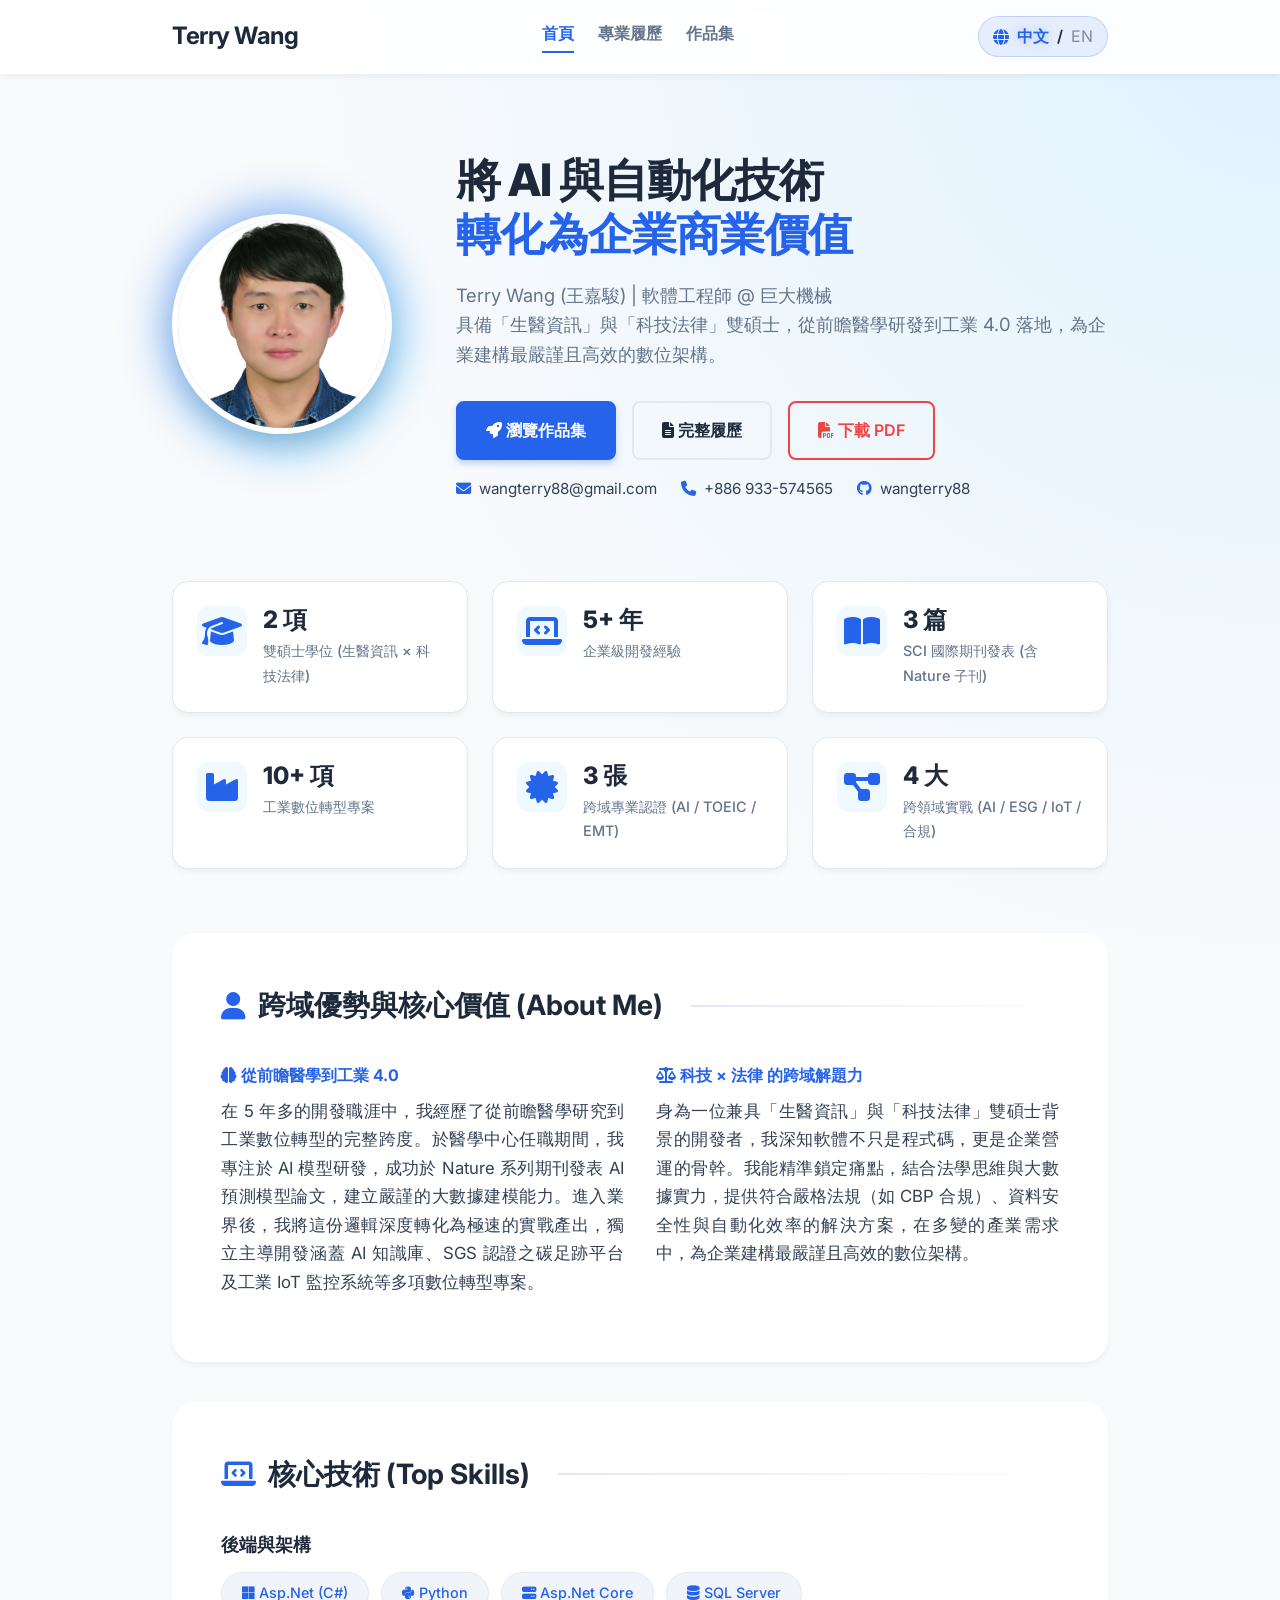
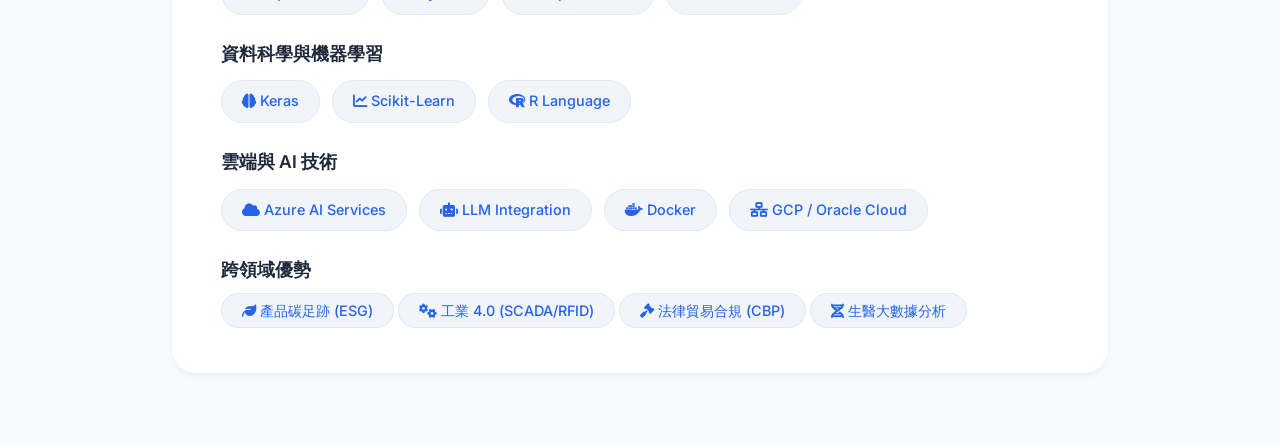
<file: index.html>
<!DOCTYPE html>
<html lang="zh-TW">
<head>
    <meta charset="UTF-8">
    <meta name="viewport" content="width=device-width, initial-scale=1.0">
    <meta name="description" content="Terry Wang (王嘉駿) - Home / Personal Brand. Software Engineer with dual Master's in Biomedical Informatics and Technology Law.">
    <title>Terry Wang - 首頁 / Home</title>
    
    <link rel="preconnect" href="https://fonts.googleapis.com">
    <link rel="preconnect" href="https://fonts.gstatic.com" crossorigin>
    <link href="https://fonts.googleapis.com/css2?family=Inter:wght@300;400;500;600;700;800&display=swap" rel="stylesheet">
    <link rel="stylesheet" href="https://cdnjs.cloudflare.com/ajax/libs/font-awesome/6.4.0/css/all.min.css">
    <link rel="stylesheet" href="style.css">
</head>
<body class="lang-zh">

<nav class="navbar">
    <div class="nav-container">
        <div class="nav-brand">Terry Wang</div>
        <div class="nav-links">
            <a href="index.html" class="nav-link"><span class="zh-text">首頁</span><span class="en-text">Home</span></a>
            <a href="resume.html" class="nav-link"><span class="zh-text">專業履歷</span><span class="en-text">Resume</span></a>
            <a href="portfolio.html" class="nav-link"><span class="zh-text">作品集</span><span class="en-text">Portfolio</span></a>
        </div>
        <div class="lang-toggle" onclick="toggleLanguage()">
            <i class="fas fa-globe"></i>
            <span id="btn-zh" class="active">中文</span>
            <span>/</span>
            <span id="btn-en" class="inactive">EN</span>
        </div>
    </div>
</nav>

<div class="container">
    <!-- ================== 1. Hero 區塊 ================== -->
    <div class="hero-section">
        <div class="hero-image-wrapper">
            <img src="./images/profile.jpg" alt="Terry Wang" onerror="this.src='https://ui-avatars.com/api/?name=Terry+Wang&size=220&background=0ea5e9&color=fff&bold=true'">
        </div>
        <div class="hero-content">
            <h1 class="hero-headline">
                <span class="zh-text">將 AI 與自動化技術<br><span style="color:var(--primary);">轉化為企業商業價值</span></span>
                <span class="en-text">Translating AI & Automation<br><span style="color:var(--primary);">into Business Value</span></span>
            </h1>
            <p class="hero-subheadline">
                <span class="zh-text">Terry Wang (王嘉駿) | 軟體工程師 @ 巨大機械<br>具備「生醫資訊」與「科技法律」雙碩士，從前瞻醫學研發到工業 4.0 落地，為企業建構最嚴謹且高效的數位架構。</span>
                <span class="en-text">Terry Wang | Software Engineer @ GIANT Group<br>Dual Master's in Bio-Informatics & Tech Law. Bridging advanced medical research and Industry 4.0 to build highly efficient digital architectures.</span>
            </p>
            <div class="hero-cta">
                <a href="portfolio.html" class="btn-primary">
                    <i class="fas fa-rocket"></i> <span class="zh-text">瀏覽作品集</span><span class="en-text">View Portfolio</span>
                </a>
                <a href="resume.html" class="btn-secondary">
                    <i class="fas fa-file-alt"></i> <span class="zh-text">完整履歷</span><span class="en-text">Read Resume</span>
                </a>
                <a href="./files/TerryWang-Resume.pdf" download target="_blank" class="btn-secondary" style="border-color: #ef4444; color: #ef4444 !important;">
                    <i class="fas fa-file-pdf"></i> <span class="zh-text">下載 PDF</span><span class="en-text">PDF</span>
                </a>
            </div>
            <div class="contact-info" style="color: var(--text-main); margin-top: 1rem;">
                <div><i class="fas fa-envelope" style="color:var(--primary);"></i> <a href="mailto:wangterry88@gmail.com" style="color:var(--text-main);">wangterry88@gmail.com</a></div>
                <div><i class="fas fa-phone" style="color:var(--primary);"></i> <span style="color:var(--text-main);">+886 933-574565</span></div>
                <div><i class="fab fa-github" style="color:var(--primary);"></i> <a href="https://github.com/wangterry88/" target="_blank" style="color:var(--text-main);">wangterry88</a></div>
            </div>
        </div>
    </div>

    <!-- ================== 2. 個人亮點數據 ================== -->
    <div class="highlights-grid">
        <div class="highlight-card">
            <div class="highlight-icon"><i class="fas fa-graduation-cap"></i></div>
            <div class="highlight-info">
                <h3><span class="zh-text">2 項</span><span class="en-text">Two</span></h3>
                <p><span class="zh-text">雙碩士學位 (生醫資訊 × 科技法律)</span><span class="en-text">Dual Master's Degrees</span></p>
            </div>
        </div>
        <div class="highlight-card">
            <div class="highlight-icon"><i class="fas fa-laptop-code"></i></div>
            <div class="highlight-info">
                <h3><span class="zh-text">5+ 年</span><span class="en-text">5+ Yrs</span></h3>
                <p><span class="zh-text">企業級開發經驗</span><span class="en-text">Development Experience</span></p>
            </div>
        </div>
        <div class="highlight-card">
            <div class="highlight-icon"><i class="fas fa-book-open"></i></div>
            <div class="highlight-info">
                <h3><span class="zh-text">3 篇</span><span class="en-text">Three</span></h3>
                <p><span class="zh-text">SCI 國際期刊發表 (含 Nature 子刊)</span><span class="en-text">SCI Journal Publications</span></p>
            </div>
        </div>
        <div class="highlight-card">
            <div class="highlight-icon"><i class="fas fa-industry"></i></div>
            <div class="highlight-info">
                <h3><span class="zh-text">10+ 項</span><span class="en-text">10+</span></h3>
                <p><span class="zh-text">工業數位轉型專案</span><span class="en-text">Enterprise DX Projects</span></p>
            </div>
        </div>
        <div class="highlight-card">
            <div class="highlight-icon"><i class="fas fa-certificate"></i></div>
            <div class="highlight-info">
                <h3><span class="zh-text">3 張</span><span class="en-text">Three</span></h3>
                <p><span class="zh-text">跨域專業認證 (AI / TOEIC / EMT)</span><span class="en-text">Cross-Domain Certifications</span></p>
            </div>
        </div>
        <div class="highlight-card">
            <div class="highlight-icon"><i class="fas fa-project-diagram"></i></div>
            <div class="highlight-info">
                <h3><span class="zh-text">4 大</span><span class="en-text">Four</span></h3>
                <p><span class="zh-text">跨領域實戰 (AI / ESG / IoT / 合規)</span><span class="en-text">Cross-Domain Expertise</span></p>
            </div>
        </div>
    </div>

    <!-- ================== 3. 關於我 ================== -->
    <section id="about">
        <h2 class="section-title"><i class="fas fa-user"></i> 
            <span class="zh-text">跨域優勢與核心價值 (About Me)</span>
            <span class="en-text">About Me</span>
        </h2>
        <div class="two-column">
            <div class="about-text zh-text">
                <h4 style="color:var(--primary); margin-bottom:0.5rem;"><i class="fas fa-brain"></i> 從前瞻醫學到工業 4.0</h4>
                <p>在 5 年多的開發職涯中，我經歷了從前瞻醫學研究到工業數位轉型的完整跨度。於醫學中心任職期間，我專注於 AI 模型研發，成功於 Nature 系列期刊發表 AI 預測模型論文，建立嚴謹的大數據建模能力。進入業界後，我將這份邏輯深度轉化為極速的實戰產出，獨立主導開發涵蓋 AI 知識庫、SGS 認證之碳足跡平台及工業 IoT 監控系統等多項數位轉型專案。</p>
            </div>
            <div class="about-text en-text">
                <h4 style="color:var(--primary); margin-bottom:0.5rem;"><i class="fas fa-brain"></i> From Med-Tech to Industry 4.0</h4>
                <p>With over 5 years of experience, my career spans from advanced medical research to industrial digital transformation. At China Medical University Hospital, I focused on AI models, publishing in Nature-affiliated journals. Upon joining GIANT Group, I translated this logical depth into rapid outputs, independently leading projects including an AI knowledge base, an SGS-certified ESG platform, and Industrial IoT systems.</p>
            </div>

            <div class="about-text zh-text">
                <h4 style="color:var(--primary); margin-bottom:0.5rem;"><i class="fas fa-balance-scale"></i> 科技 × 法律 的跨域解題力</h4>
                <p>身為一位兼具「生醫資訊」與「科技法律」雙碩士背景的開發者，我深知軟體不只是程式碼，更是企業營運的骨幹。我能精準鎖定痛點，結合法學思維與大數據實力，提供符合嚴格法規（如 CBP 合規）、資料安全性與自動化效率的解決方案，在多變的產業需求中，為企業建構最嚴謹且高效的數位架構。</p>
            </div>
            <div class="about-text en-text">
                <h4 style="color:var(--primary); margin-bottom:0.5rem;"><i class="fas fa-balance-scale"></i> Tech × Law Interdisciplinary Power</h4>
                <p>Holding dual Master's degrees in Bio-Med Informatics and Technology Law, I understand that software is the backbone of enterprise operations. I combine legal thinking with big data expertise to provide solutions that meet strict regulatory compliance (e.g., CBP), data security, and automation efficiency, building rigorous digital architectures for dynamic industrial needs.</p>
            </div>
        </div>
    </section>

    <!-- ================== 4. 核心技術 ================== -->
    <section id="skills">
        <h2 class="section-title"><i class="fas fa-laptop-code"></i> 
            <span class="zh-text">核心技術 (Top Skills)</span>
            <span class="en-text">Top Skills</span>
        </h2>
        
        <div class="skill-group">
            <div class="skill-group-title">
                <span class="zh-text">後端與架構</span>
                <span class="en-text">Backend & Architecture</span>
            </div>
            <div class="skill-tags">
                <span class="skill-tag"><i class="fab fa-microsoft"></i> Asp.Net (C#)</span>
                <span class="skill-tag"><i class="fab fa-python"></i> Python</span>
                <span class="skill-tag"><i class="fas fa-server"></i> Asp.Net Core</span>
                <span class="skill-tag"><i class="fas fa-database"></i> SQL Server</span>
            </div>
        </div>

        <div class="skill-group">
            <div class="skill-group-title">
                <span class="zh-text">資料科學與機器學習</span>
                <span class="en-text">Data Science & Machine Learning</span>
            </div>
            <div class="skill-tags">
                <span class="skill-tag"><i class="fas fa-brain"></i> Keras</span>
                <span class="skill-tag"><i class="fas fa-chart-line"></i> Scikit-Learn</span>
                <span class="skill-tag"><i class="fab fa-r-project"></i> R Language</span>
            </div>
        </div>

        <div class="skill-group">
            <div class="skill-group-title">
                <span class="zh-text">雲端與 AI 技術</span>
                <span class="en-text">Cloud & AI Technologies</span>
            </div>
            <div class="skill-tags">
                <span class="skill-tag"><i class="fas fa-cloud"></i> Azure AI Services</span>
                <span class="skill-tag"><i class="fas fa-robot"></i> LLM Integration</span>
                <span class="skill-tag"><i class="fab fa-docker"></i> Docker</span>
                <span class="skill-tag"><i class="fas fa-network-wired"></i> GCP / Oracle Cloud</span>
            </div>
        </div>

        <div class="skill-group">
            <div class="skill-group-title">
                <span class="zh-text">跨領域優勢</span>
                <span class="en-text">Interdisciplinary Strengths</span>
            </div>
            <div class="skill-tags">
                <span class="zh-text">
                    <span class="skill-tag"><i class="fas fa-leaf"></i> 產品碳足跡 (ESG)</span>
                    <span class="skill-tag"><i class="fas fa-cogs"></i> 工業 4.0 (SCADA/RFID)</span>
                    <span class="skill-tag"><i class="fas fa-gavel"></i> 法律貿易合規 (CBP)</span>
                    <span class="skill-tag"><i class="fas fa-dna"></i> 生醫大數據分析</span>
                </span>
                <span class="en-text">
                    <span class="skill-tag"><i class="fas fa-leaf"></i> Carbon Footprint (ESG)</span>
                    <span class="skill-tag"><i class="fas fa-cogs"></i> Industry 4.0 (SCADA)</span>
                    <span class="skill-tag"><i class="fas fa-gavel"></i> Trade Compliance (CBP)</span>
                    <span class="skill-tag"><i class="fas fa-dna"></i> Big Data</span>
                </span>
            </div>
        </div>
    </section>
</div>

<script src="main.js"></script>

</body>
</html>
</file>
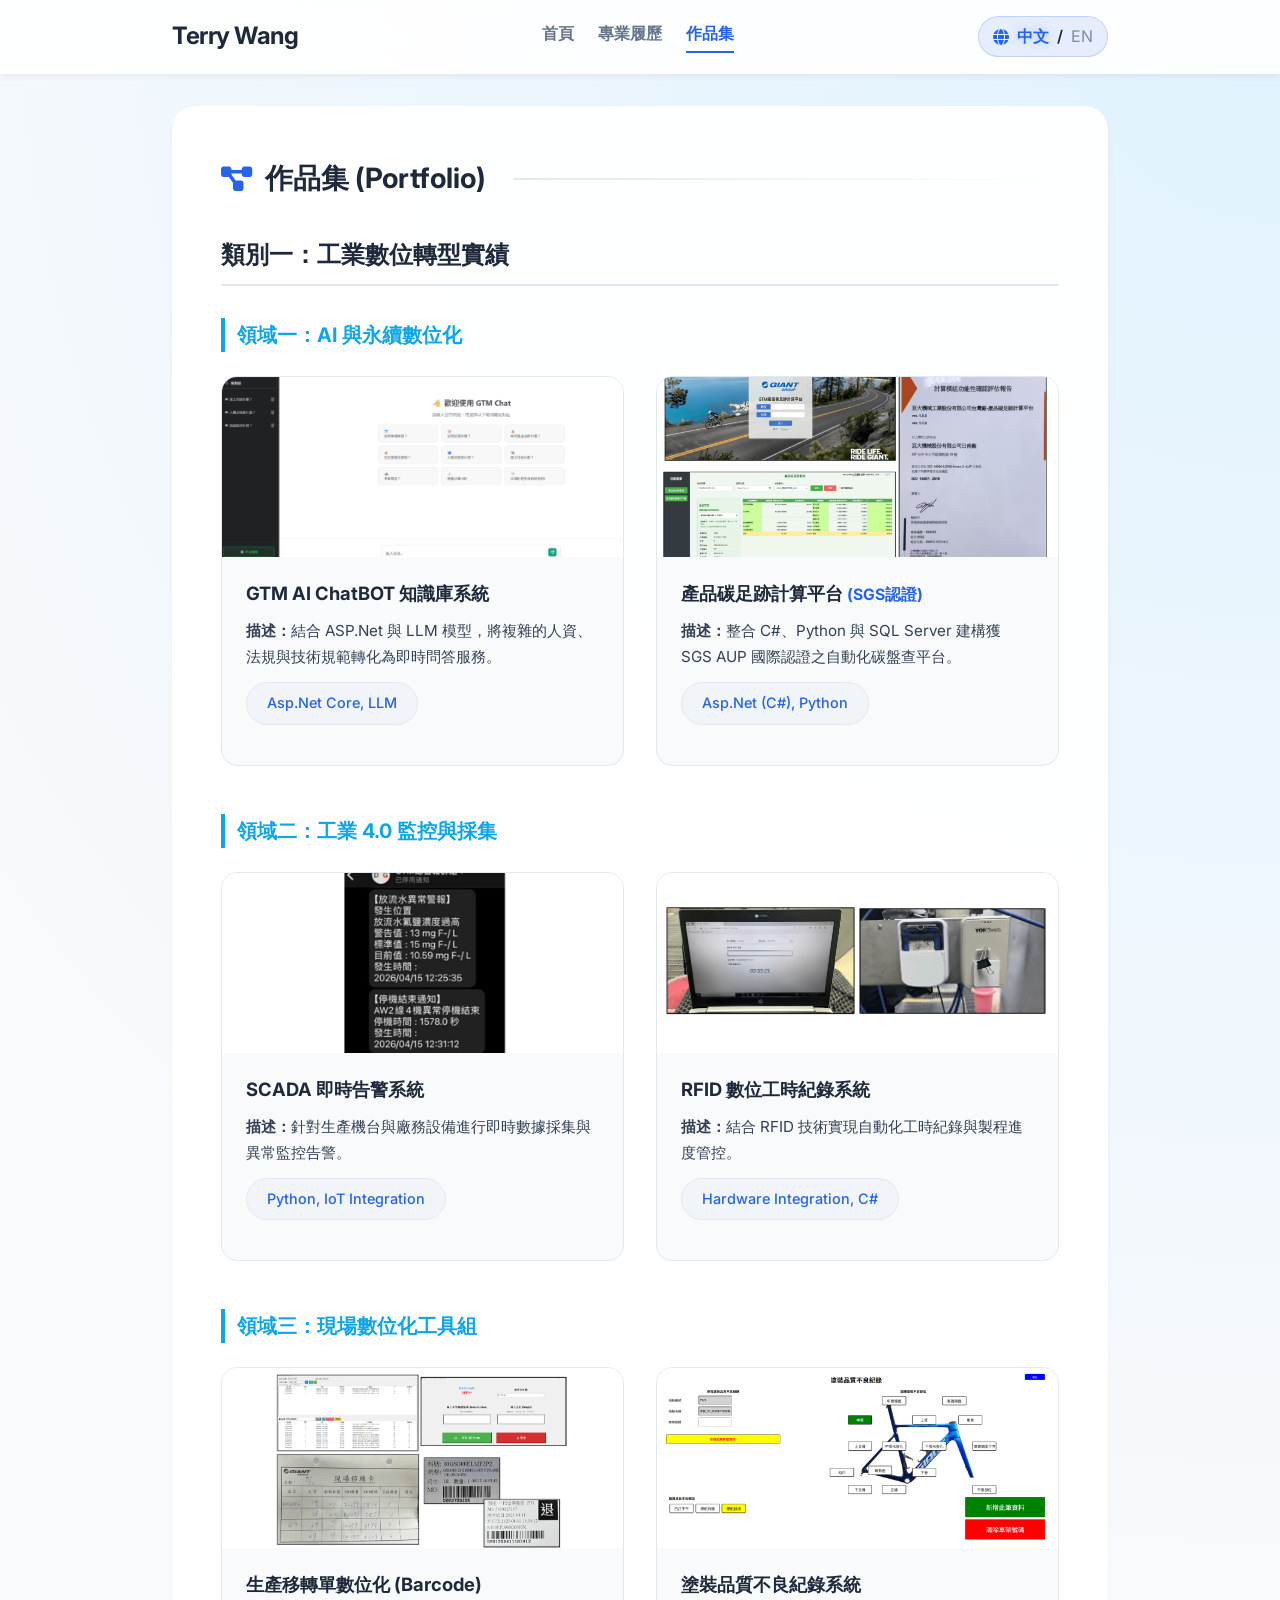
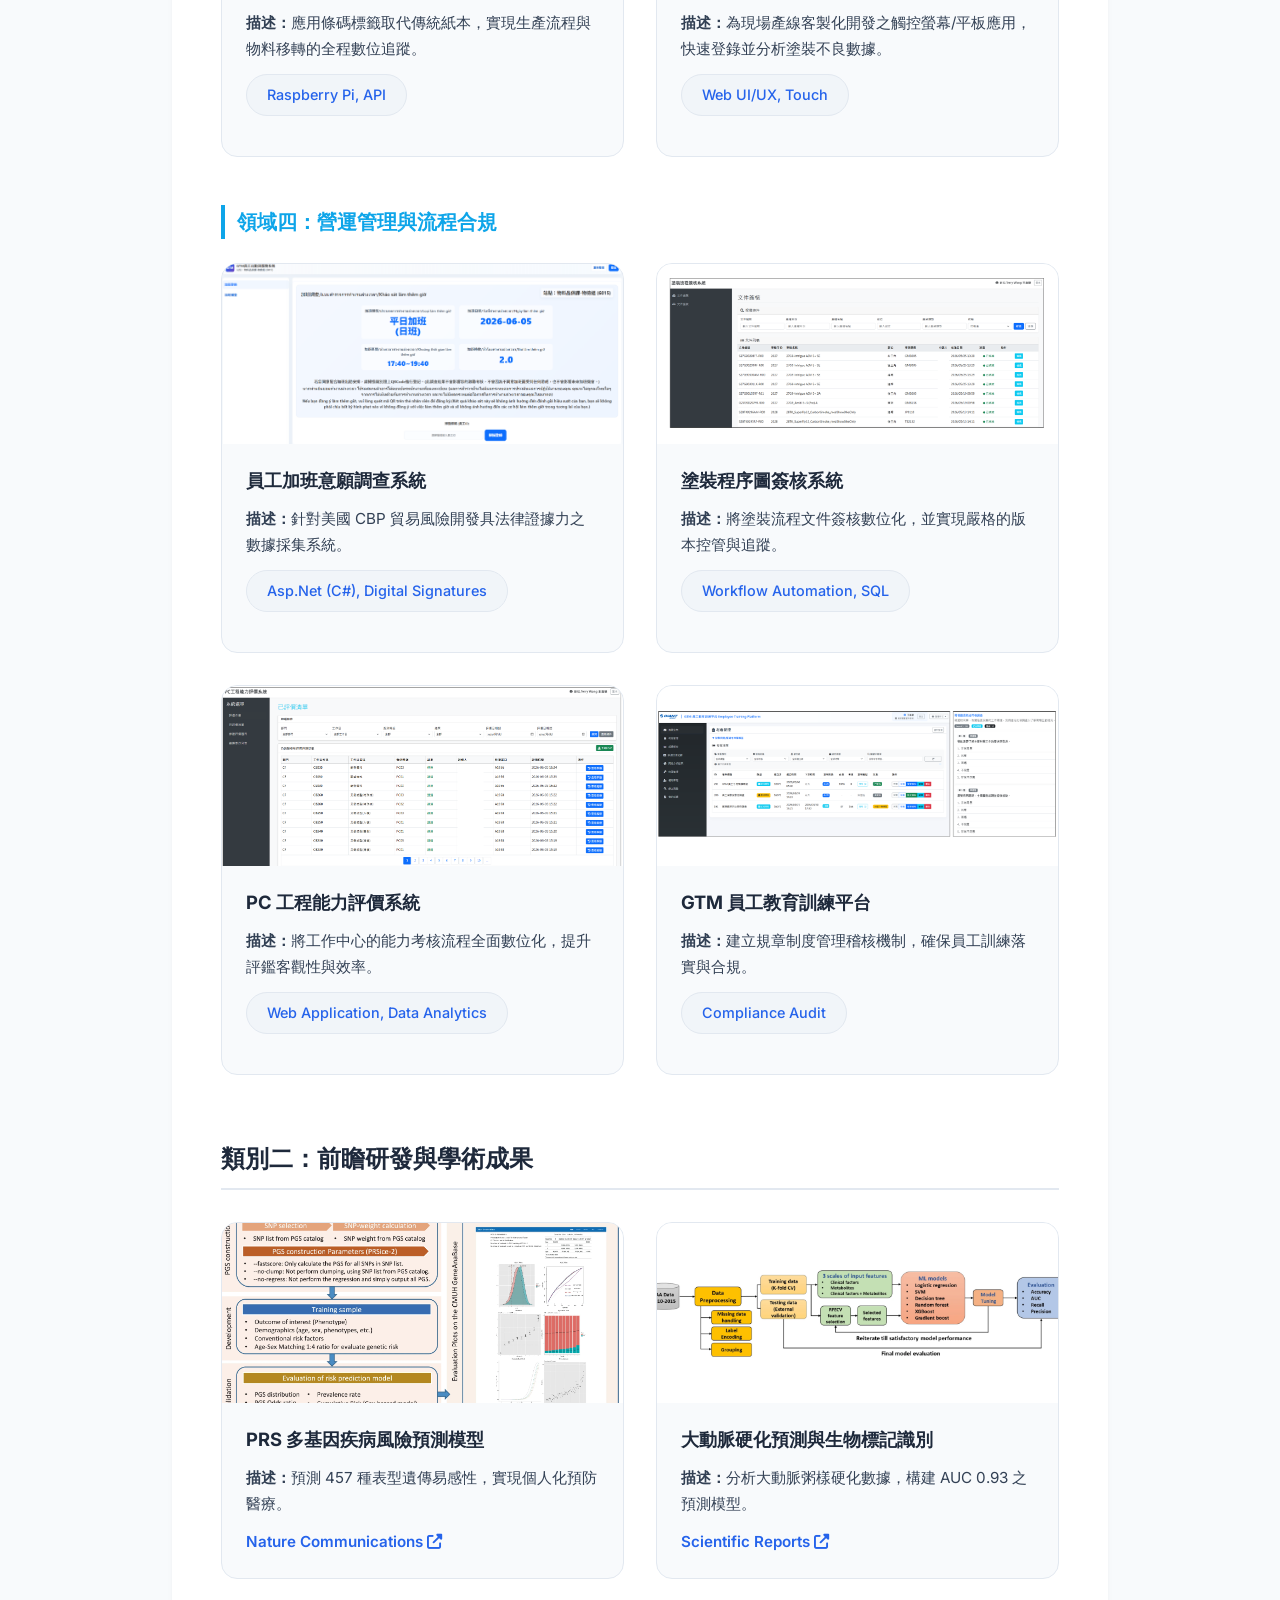
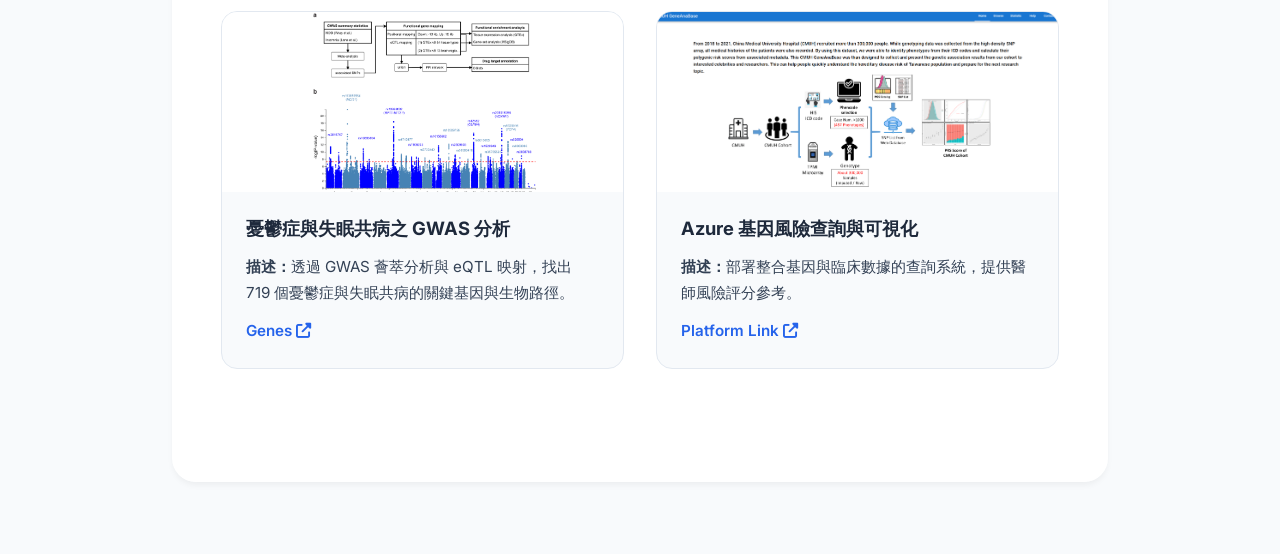
<file: portfolio.html>
<!DOCTYPE html>
<html lang="zh-TW">
<head>
    <meta charset="UTF-8">
    <meta name="viewport" content="width=device-width, initial-scale=1.0">
    <meta name="description" content="Terry Wang (王嘉駿) - Portfolio. Featured projects in Digital Transformation and AI Research.">
    <title>Terry Wang - 作品集 / Portfolio</title>
    
    <link rel="preconnect" href="https://fonts.googleapis.com">
    <link rel="preconnect" href="https://fonts.gstatic.com" crossorigin>
    <link href="https://fonts.googleapis.com/css2?family=Inter:wght@300;400;500;600;700&display=swap" rel="stylesheet">
    <link rel="stylesheet" href="https://cdnjs.cloudflare.com/ajax/libs/font-awesome/6.4.0/css/all.min.css">
    <link rel="stylesheet" href="style.css">
</head>
<body class="lang-zh">

<nav class="navbar">
    <div class="nav-container">
        <div class="nav-brand">Terry Wang</div>
        <div class="nav-links">
            <a href="index.html" class="nav-link"><span class="zh-text">首頁</span><span class="en-text">Home</span></a>
            <a href="resume.html" class="nav-link"><span class="zh-text">專業履歷</span><span class="en-text">Resume</span></a>
            <a href="portfolio.html" class="nav-link"><span class="zh-text">作品集</span><span class="en-text">Portfolio</span></a>
        </div>
        <div class="lang-toggle" onclick="toggleLanguage()">
            <i class="fas fa-globe"></i>
            <span id="btn-zh" class="active">中文</span>
            <span>/</span>
            <span id="btn-en" class="inactive">EN</span>
        </div>
    </div>
</nav>

<div class="container">
    <section id="projects">
        <h2 class="section-title"><i class="fas fa-project-diagram"></i> 
            <span class="zh-text">作品集 (Portfolio)</span>
            <span class="en-text">Portfolio</span>
        </h2>
        
        <!-- 大類別一：工業數位轉型實績 -->
        <div class="project-main-category">
            <h2 class="main-category-title">
                <span class="zh-text">類別一：工業數位轉型實績</span>
                <span class="en-text">Category 1: Industrial Digital Transformation</span>
            </h2>

            <!-- 領域一 -->
            <div class="project-category">
                <h3>
                    <span class="zh-text">領域一：AI 與永續數位化</span>
                    <span class="en-text">Domain 1: AI & Sustainability</span>
                </h3>
                <div class="projects-grid">
                    <!-- Card 1: AI Chatbot -->
                    <div class="project-card">
                        <div class="project-img-placeholder">
                            <i class="fas fa-robot"></i>
                            <img src="./images/Project-A1-01-GTMAI.png" alt="AI Chatbot" onerror="this.style.display='none'">
                        </div>
                        <div class="project-content">
                            <h4>
                                <span class="zh-text">GTM AI ChatBOT 知識庫系統</span>
                                <span class="en-text">GTM AI ChatBOT Knowledge Base</span>
                            </h4>
                            <p class="zh-text"><strong>描述：</strong>結合 ASP.Net 與 LLM 模型，將複雜的人資、法規與技術規範轉化為即時問答服務。</p>
                            <p class="en-text"><strong>Description:</strong> Combined ASP.Net with LLM models to transform complex HR and technical specs into an instant Q&A service.</p>
                            <span class="skill-tag" style="margin-top:auto; width:fit-content; margin-bottom: 1rem;">Asp.Net Core, LLM</span>
                        </div>
                    </div>

                    <!-- Card 2: ESG -->
                    <div class="project-card">
                        <div class="project-img-placeholder">
                            <i class="fas fa-leaf"></i>
                            <img src="./images/Project-A1-02-ESG.png" alt="ESG Project" onerror="this.style.display='none'">
                        </div>
                        <div class="project-content">
                            <h4>
                                <span class="zh-text">產品碳足跡計算平台 <span style="font-size:0.85em; color:var(--primary);">(SGS認證)</span></span>
                                <span class="en-text">Product Carbon Footprint Platform</span>
                            </h4>
                            <p class="zh-text"><strong>描述：</strong>整合 C#、Python 與 SQL Server 建構獲 SGS AUP 國際認證之自動化碳盤查平台。</p>
                            <p class="en-text"><strong>Description:</strong> Integrated C#, Python, and SQL Server to build an SGS AUP certified automated carbon footprint calculation platform.</p>
                            <span class="skill-tag" style="margin-top:auto; width:fit-content; margin-bottom: 1rem;">Asp.Net (C#), Python</span>
                        </div>
                    </div>
                </div>
            </div>

            <!-- 領域二 -->
            <div class="project-category">
                <h3>
                    <span class="zh-text">領域二：工業 4.0 監控與採集</span>
                    <span class="en-text">Domain 2: Industrial IoT</span>
                </h3>
                <div class="projects-grid">
                    <!-- Card 3: SCADA -->
                    <div class="project-card">
                        <div class="project-img-placeholder">
                            <i class="fas fa-desktop"></i>
                            <img src="./images/Project-A2-01-SCADA.png" alt="SCADA" onerror="this.style.display='none'">
                        </div>
                        <div class="project-content">
                            <h4>
                                <span class="zh-text">SCADA 即時告警系統</span>
                                <span class="en-text">SCADA Real-time Alert System</span>
                            </h4>
                            <p class="zh-text"><strong>描述：</strong>針對生產機台與廠務設備進行即時數據採集與異常監控告警。</p>
                            <p class="en-text"><strong>Description:</strong> Real-time data acquisition and anomaly monitoring alerts for production machines and facility equipment.</p>
                            <span class="skill-tag" style="margin-top:auto; width:fit-content; margin-bottom: 1rem;">Python, IoT Integration</span>
                        </div>
                    </div>

                    <!-- Card 4: RFID -->
                    <div class="project-card">
                        <div class="project-img-placeholder">
                            <i class="fas fa-microchip"></i>
                            <img src="./images/Project-A2-02-RFID.png" alt="RFID" onerror="this.style.display='none'">
                        </div>
                        <div class="project-content">
                            <h4>
                                <span class="zh-text">RFID 數位工時紀錄系統</span>
                                <span class="en-text">RFID Process & Time Tracking</span>
                            </h4>
                            <p class="zh-text"><strong>描述：</strong>結合 RFID 技術實現自動化工時紀錄與製程進度管控。</p>
                            <p class="en-text"><strong>Description:</strong> Integrated RFID technology for automated working hour recording and process progress control.</p>
                            <span class="skill-tag" style="margin-top:auto; width:fit-content; margin-bottom: 1rem;">Hardware Integration, C#</span>
                        </div>
                    </div>
                </div>
            </div>

            <!-- 領域三 -->
            <div class="project-category">
                <h3>
                    <span class="zh-text">領域三：現場數位化工具組</span>
                    <span class="en-text">Domain 3: Field Digital Tools</span>
                </h3>
                <div class="projects-grid">
                    <!-- Card 5: Barcode -->
                    <div class="project-card">
                        <div class="project-img-placeholder">
                            <i class="fas fa-barcode"></i>
                            <img src="./images/Project-A3-01-toolkit.png" alt="toolkit" onerror="this.style.display='none'">
                        </div>
                        <div class="project-content">
                            <h4>
                                <span class="zh-text">生產移轉單數位化 (Barcode)</span>
                                <span class="en-text">Digital Transfer Tickets (Barcode)</span>
                            </h4>
                            <p class="zh-text"><strong>描述：</strong>應用條碼標籤取代傳統紙本，實現生產流程與物料移轉的全程數位追蹤。</p>
                            <p class="en-text"><strong>Description:</strong> Replaced traditional paper tickets with barcode labels for full digital tracking of production workflows.</p>
                            <span class="skill-tag" style="margin-top:auto; width:fit-content; margin-bottom: 1rem;">Raspberry Pi, API</span>
                        </div>
                    </div>

                    <!-- Card 6: 塗裝品質 -->
                    <div class="project-card">
                        <div class="project-img-placeholder">
                            <i class="fas fa-paint-roller"></i>
                            <img src="./images/Project-A3-02-PTTouch.png" alt="Painting" onerror="this.style.display='none'">
                        </div>
                        <div class="project-content">
                            <h4>
                                <span class="zh-text">塗裝品質不良紀錄系統</span>
                                <span class="en-text">Painting Quality Defect Record System</span>
                            </h4>
                            <p class="zh-text"><strong>描述：</strong>為現場產線客製化開發之觸控螢幕/平板應用，快速登錄並分析塗裝不良數據。</p>
                            <p class="en-text"><strong>Description:</strong> Touchscreen/tablet application customized for production lines to quickly record and analyze painting defects.</p>
                            <span class="skill-tag" style="margin-top:auto; width:fit-content; margin-bottom: 1rem;">Web UI/UX, Touch</span>
                        </div>
                    </div>
                </div>
            </div>

            <!-- 領域四 -->
            <div class="project-category">
                <h3>
                    <span class="zh-text">領域四：營運管理與流程合規</span>
                    <span class="en-text">Domain 4: Compliance & Operations</span>
                </h3>
                <div class="projects-grid">
                    <!-- Card 7: Overtime -->
                    <div class="project-card">
                        <div class="project-img-placeholder">
                            <i class="fas fa-balance-scale"></i>
                            <img src="./images/Project-A4-01-Overtime.png" alt="Overtime" onerror="this.style.display='none'">
                        </div>
                        <div class="project-content">
                            <h4>
                                <span class="zh-text">員工加班意願調查系統</span>
                                <span class="en-text">Employee Overtime Survey System</span>
                            </h4>
                            <p class="zh-text"><strong>描述：</strong>針對美國 CBP 貿易風險開發具法律證據力之數據採集系統。</p>
                            <p class="en-text"><strong>Description:</strong> Developed an evidentiary data collection system targeting US CBP trade compliance risks.</p>
                            <span class="skill-tag" style="margin-top:auto; width:fit-content; margin-bottom: 1rem;">Asp.Net (C#), Digital Signatures</span>
                        </div>
                    </div>

                    <!-- Card 8: 塗裝簽核 -->
                    <div class="project-card">
                        <div class="project-img-placeholder">
                            <i class="fas fa-file-signature"></i>
                            <img src="./images/Project-A4-02-PiantFlow.png" alt="PiantFlow" onerror="this.style.display='none'">
                        </div>
                        <div class="project-content">
                            <h4>
                                <span class="zh-text">塗裝程序圖簽核系統</span>
                                <span class="en-text">Process Flow Approval & Version Control</span>
                            </h4>
                            <p class="zh-text"><strong>描述：</strong>將塗裝流程文件簽核數位化，並實現嚴格的版本控管與追蹤。</p>
                            <p class="en-text"><strong>Description:</strong> Digitized Painting document approvals, implementing strict version control and historical tracking.</p>
                            <span class="skill-tag" style="margin-top:auto; width:fit-content; margin-bottom: 1rem;">Workflow Automation, SQL</span>
                        </div>
                    </div>

                    <!-- Card 9: PC 能力評價 -->
                    <div class="project-card">
                        <div class="project-img-placeholder">
                            <i class="fas fa-clipboard-check"></i>
                            <img src="./images/Project-A4-03-PCcheck.png" alt="PCcheck" onerror="this.style.display='none'">
                        </div>
                        <div class="project-content">
                            <h4>
                                <span class="zh-text">PC 工程能力評價系統</span>
                                <span class="en-text">Engineering Competence Evaluation</span>
                            </h4>
                            <p class="zh-text"><strong>描述：</strong>將工作中心的能力考核流程全面數位化，提升評鑑客觀性與效率。</p>
                            <p class="en-text"><strong>Description:</strong> Fully digitized the competence assessment process for engineering station, improving efficiency.</p>
                            <span class="skill-tag" style="margin-top:auto; width:fit-content; margin-bottom: 1rem;">Web Application, Data Analytics</span>
                        </div>
                    </div>

                    <!-- Card 10: 教育訓練 -->
                    <div class="project-card">
                        <div class="project-img-placeholder">
                            <i class="fas fa-chalkboard-teacher"></i>
                            <img src="./images/Project-A4-04-EmpTrain.png" alt="EmpTrain" onerror="this.style.display='none'">
                        </div>
                        <div class="project-content">
                            <h4>
                                <span class="zh-text">GTM 員工教育訓練平台</span>
                                <span class="en-text">GTM Employee Training Platform</span>
                            </h4>
                            <p class="zh-text"><strong>描述：</strong>建立規章制度管理稽核機制，確保員工訓練落實與合規。</p>
                            <p class="en-text"><strong>Description:</strong> Established an audit mechanism for regulations management to ensure training compliance.</p>
                            <span class="skill-tag" style="margin-top:auto; width:fit-content; margin-bottom: 1rem;">Compliance Audit</span>
                        </div>
                    </div>
                </div>
            </div>
        </div>

        <!-- 大類別二：前瞻研發與學術成果 -->
        <div class="project-main-category">
            <h2 class="main-category-title">
                <span class="zh-text">類別二：前瞻研發與學術成果</span>
                <span class="en-text">Category 2: Advanced R&D & Publications</span>
            </h2>
            
            <div class="project-category" style="margin-bottom: 0;">
                <div class="projects-grid">
                    <!-- Project B1 -->
                    <div class="project-card">
                        <div class="project-img-placeholder">
                            <i class="fas fa-dna"></i>
                            <img src="./images/Project-B01-PRS.png" alt="PRS" onerror="this.style.display='none'">
                        </div>
                        <div class="project-content">
                            <h4>
                                <span class="zh-text">PRS 多基因疾病風險預測模型</span>
                                <span class="en-text">Polygenic Risk Prediction</span>
                            </h4>
                            <p class="zh-text"><strong>描述：</strong>預測 457 種表型遺傳易感性，實現個人化預防醫療。</p>
                            <p class="en-text"><strong>Description:</strong> Predicted 457 phenotypic genetic susceptibilities for personalized preventive medicine.</p>
                            <a href="https://www.nature.com/articles/s41467-024-47472-5" target="_blank" class="project-link">Nature Communications <i class="fas fa-external-link-alt"></i></a>
                        </div>
                    </div>

                    <!-- Project B2 -->
                    <div class="project-card">
                        <div class="project-img-placeholder">
                            <i class="fas fa-heartbeat"></i>
                            <img src="./images/Project-B02-LAA.png" alt="LAA" onerror="this.style.display='none'">
                        </div>
                        <div class="project-content">
                            <h4>
                                <span class="zh-text">大動脈硬化預測與生物標記識別</span>
                                <span class="en-text">Atherosclerosis Prediction</span>
                            </h4>
                            <p class="zh-text"><strong>描述：</strong>分析大動脈粥樣硬化數據，構建 AUC 0.93 之預測模型。</p>
                            <p class="en-text"><strong>Description:</strong> Analyzed Large Artery Atherosclerosis data, building a prediction model with AUC 0.93.</p>
                            <a href="https://www.nature.com/articles/s41598-023-42338-0" target="_blank" class="project-link">Scientific Reports <i class="fas fa-external-link-alt"></i></a>
                        </div>
                    </div>

                    <!-- Project B3 -->
                    <div class="project-card">
                        <div class="project-img-placeholder">
                            <i class="fas fa-brain"></i>
                            <img src="./images/Project-B03-MDD.png" alt="MDD" onerror="this.style.display='none'">
                        </div>
                        <div class="project-content">
                            <h4>
                                <span class="zh-text">憂鬱症與失眠共病之 GWAS 分析</span>
                                <span class="en-text">GWAS Meta-Analysis of MDD & Insomnia</span>
                            </h4>
                            <p class="zh-text"><strong>描述：</strong>透過 GWAS 薈萃分析與 eQTL 映射，找出 719 個憂鬱症與失眠共病的關鍵基因與生物路徑。</p>
                            <p class="en-text"><strong>Description:</strong> Identified 719 shared genes and pathways between MDD and insomnia using GWAS meta-analysis and eQTL mapping.</p>
                            <a href="https://www.mdpi.com/2073-4425/12/10/1506" target="_blank" class="project-link">Genes <i class="fas fa-external-link-alt"></i></a>
                        </div>
                    </div>

                    <!-- Project B4 -->
                    <div class="project-card">
                        <div class="project-img-placeholder">
                            <i class="fas fa-cloud"></i>
                            <img src="./images/Project-B04-Azure.png" alt="Azure" onerror="this.style.display='none'">
                        </div>
                        <div class="project-content">
                            <h4>
                                <span class="zh-text">Azure 基因風險查詢與可視化</span>
                                <span class="en-text">Azure Genetic Risk Platform</span>
                            </h4>
                            <p class="zh-text"><strong>描述：</strong>部署整合基因與臨床數據的查詢系統，提供醫師風險評分參考。</p>
                            <p class="en-text"><strong>Description:</strong> Deployed a query system integrating genetic and clinical data on Azure for physicians.</p>
                            <a href="https://pgscatalog.azure.nihxcmuh.org/#/" target="_blank" class="project-link">Platform Link <i class="fas fa-external-link-alt"></i></a>
                        </div>
                    </div>
                </div>
            </div>
        </div>
    </section>
</div>

<script src="main.js"></script>

</body>
</html>
</file>
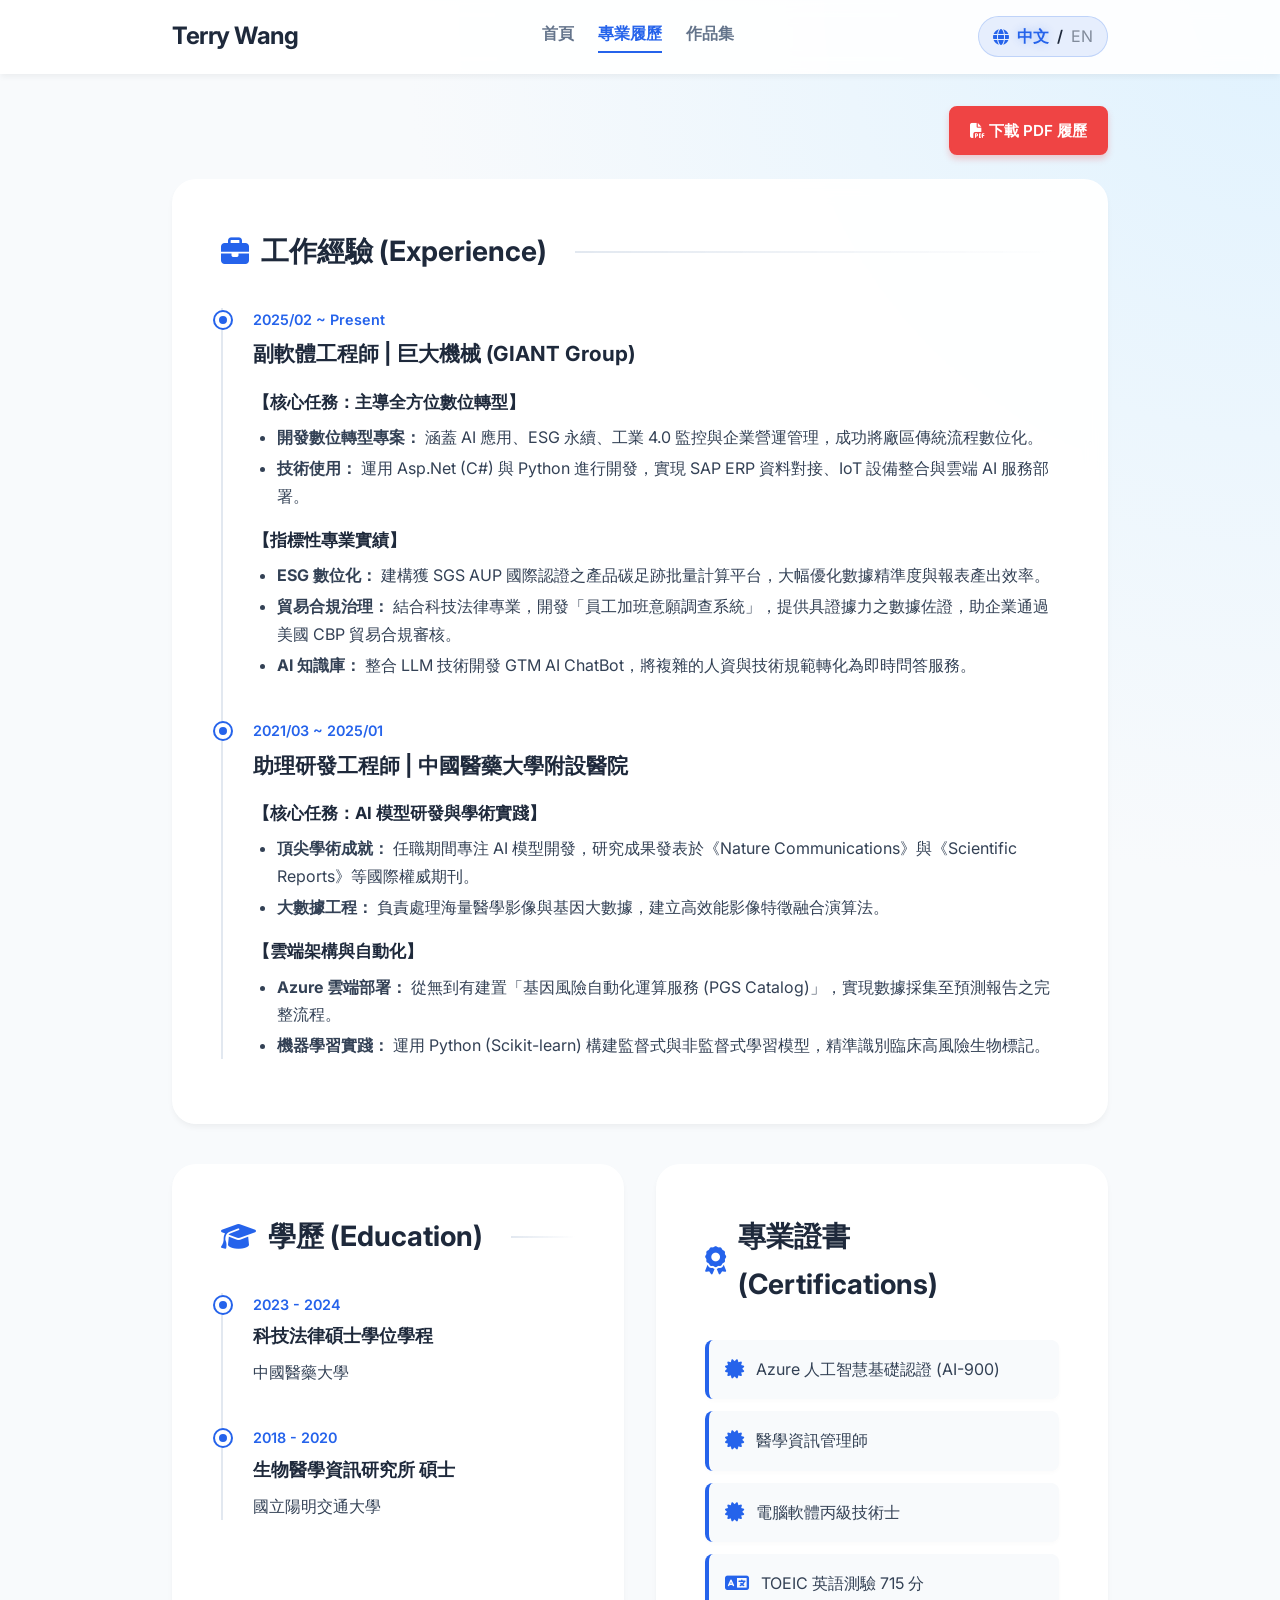
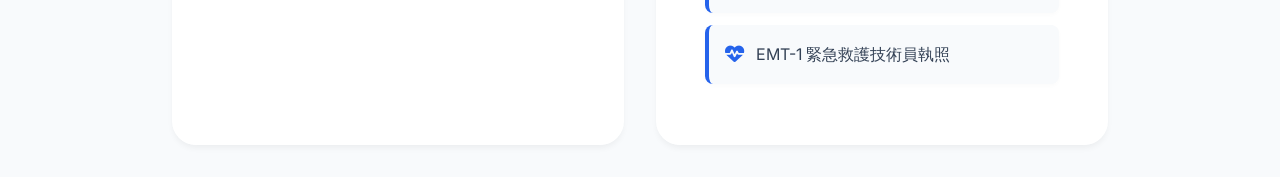
<file: resume.html>
<!DOCTYPE html>
<html lang="zh-TW">
<head>
    <meta charset="UTF-8">
    <meta name="viewport" content="width=device-width, initial-scale=1.0">
    <meta name="description" content="Terry Wang (王嘉駿) - Resume. Experience, Education and Certifications.">
    <title>Terry Wang - 專業履歷 / Resume</title>
    
    <link rel="preconnect" href="https://fonts.googleapis.com">
    <link rel="preconnect" href="https://fonts.gstatic.com" crossorigin>
    <link href="https://fonts.googleapis.com/css2?family=Inter:wght@300;400;500;600;700&display=swap" rel="stylesheet">
    <link rel="stylesheet" href="https://cdnjs.cloudflare.com/ajax/libs/font-awesome/6.4.0/css/all.min.css">
    <link rel="stylesheet" href="style.css">
</head>
<body class="lang-zh">

<nav class="navbar">
    <div class="nav-container">
        <div class="nav-brand">Terry Wang</div>
        <div class="nav-links">
            <a href="index.html" class="nav-link"><span class="zh-text">首頁</span><span class="en-text">Home</span></a>
            <a href="resume.html" class="nav-link"><span class="zh-text">專業履歷</span><span class="en-text">Resume</span></a>
            <a href="portfolio.html" class="nav-link"><span class="zh-text">作品集</span><span class="en-text">Portfolio</span></a>
        </div>
        <div class="lang-toggle" onclick="toggleLanguage()">
            <i class="fas fa-globe"></i>
            <span id="btn-zh" class="active">中文</span>
            <span>/</span>
            <span id="btn-en" class="inactive">EN</span>
        </div>
    </div>
</nav>

<div class="container">
    <!-- 下載 PDF 按鈕 -->
    <div style="text-align: right; margin-bottom: 1.5rem;">
        <a href="./files/TerryWang-Resume.pdf" download target="_blank" class="btn-primary" style="background-color: #ef4444; border-color: #ef4444; padding: 0.6rem 1.2rem; font-size: 0.95rem; box-shadow: 0 4px 6px rgba(239, 68, 68, 0.25);">
            <i class="fas fa-file-pdf"></i> <span class="zh-text">下載 PDF 履歷</span><span class="en-text">Download PDF Resume</span>
        </a>
    </div>

    <!-- ================== 工作經驗 ================== -->
    <section id="experience">
        <h2 class="section-title"><i class="fas fa-briefcase"></i> 
            <span class="zh-text">工作經驗 (Experience)</span>
            <span class="en-text">Experience</span>
        </h2>
        <div class="timeline">
            <!-- Job 1 -->
            <div class="timeline-item">
                <div class="timeline-dot"></div>
                <div class="timeline-date">2025/02 ~ Present</div>
                <div class="timeline-title">
                    <span class="zh-text">副軟體工程師 | 巨大機械 (GIANT Group)</span>
                    <span class="en-text">Associate Software Engineer | GIANT Group</span>
                </div>
                <div class="timeline-content zh-text">
                    <h4>【核心任務：主導全方位數位轉型】</h4>
                    <ul>
                        <li><strong>開發數位轉型專案：</strong> 涵蓋 AI 應用、ESG 永續、工業 4.0 監控與企業營運管理，成功將廠區傳統流程數位化。</li>
                        <li><strong>技術使用：</strong> 運用 Asp.Net (C#) 與 Python 進行開發，實現 SAP ERP 資料對接、IoT 設備整合與雲端 AI 服務部署。</li>
                    </ul>
                    <h4>【指標性專業實績】</h4>
                    <ul>
                        <li><strong>ESG 數位化：</strong> 建構獲 SGS AUP 國際認證之產品碳足跡批量計算平台，大幅優化數據精準度與報表產出效率。</li>
                        <li><strong>貿易合規治理：</strong> 結合科技法律專業，開發「員工加班意願調查系統」，提供具證據力之數據佐證，助企業通過美國 CBP 貿易合規審核。</li>
                        <li><strong>AI 知識庫：</strong> 整合 LLM 技術開發 GTM AI ChatBot，將複雜的人資與技術規範轉化為即時問答服務。</li>
                    </ul>
                </div>
                <div class="timeline-content en-text">
                    <h4>[Core Mission: Leading Comprehensive Digital Transformation]</h4>
                    <ul>
                        <li><strong>Digital Transformation Projects:</strong> Covered AI applications, ESG sustainability, Industry 4.0 monitoring, and enterprise operations, successfully digitizing traditional workflows.</li>
                        <li><strong>Technologies:</strong> Utilized Asp.Net (C#) and Python to implement SAP ERP data integration, IoT device integration, and cloud AI service deployment.</li>
                    </ul>
                    <h4>[Key Professional Achievements]</h4>
                    <ul>
                        <li><strong>ESG Digitalization:</strong> Built an SGS AUP internationally certified product carbon footprint batch calculation platform, significantly optimizing data accuracy and efficiency.</li>
                        <li><strong>Trade Compliance:</strong> Leveraged tech-law expertise to develop an "Employee Overtime Survey System" providing evidential data for US CBP trade compliance audits.</li>
                        <li><strong>AI Knowledge Base:</strong> Integrated LLM technology to develop the GTM AI ChatBot, transforming complex HR and technical regulations into an instant Q&A service.</li>
                    </ul>
                </div>
            </div>

            <!-- Job 2 -->
            <div class="timeline-item">
                <div class="timeline-dot"></div>
                <div class="timeline-date">2021/03 ~ 2025/01</div>
                <div class="timeline-title">
                    <span class="zh-text">助理研發工程師 | 中國醫藥大學附設醫院</span>
                    <span class="en-text">Assistant R&D Engineer | China Medical University Hospital</span>
                </div>
                <div class="timeline-content zh-text">
                    <h4>【核心任務：AI 模型研發與學術實踐】</h4>
                    <ul>
                        <li><strong>頂尖學術成就：</strong> 任職期間專注 AI 模型開發，研究成果發表於《Nature Communications》與《Scientific Reports》等國際權威期刊。</li>
                        <li><strong>大數據工程：</strong> 負責處理海量醫學影像與基因大數據，建立高效能影像特徵融合演算法。</li>
                    </ul>
                    <h4>【雲端架構與自動化】</h4>
                    <ul>
                        <li><strong>Azure 雲端部署：</strong> 從無到有建置「基因風險自動化運算服務 (PGS Catalog)」，實現數據採集至預測報告之完整流程。</li>
                        <li><strong>機器學習實踐：</strong> 運用 Python (Scikit-learn) 構建監督式與非監督式學習模型，精準識別臨床高風險生物標記。</li>
                    </ul>
                </div>
                <div class="timeline-content en-text">
                    <h4>[Core Mission: AI Model R&D and Academic Practice]</h4>
                    <ul>
                        <li><strong>Academic Achievements:</strong> Focused on AI model development, publishing research in top international journals like Nature Communications and Scientific Reports.</li>
                        <li><strong>Data Engineering:</strong> Processed massive medical imaging and genomic big data, establishing high-performance feature fusion algorithms.</li>
                    </ul>
                    <h4>[Cloud Architecture & Automation]</h4>
                    <ul>
                        <li><strong>Azure Deployment:</strong> Built the "Genetic Risk Automated Calculation Service (PGS Catalog)" from scratch, establishing a complete pipeline from data to prediction reports.</li>
                        <li><strong>Machine Learning:</strong> Utilized Python (Scikit-learn) to build supervised and unsupervised learning models, accurately identifying high-risk clinical biomarkers.</li>
                    </ul>
                </div>
            </div>
        </div>
    </section>

    <!-- ================== 學歷與證書 ================== -->
    <div class="two-column">
        <!-- 學歷 -->
        <section id="education" style="margin-bottom: 0;">
            <h2 class="section-title"><i class="fas fa-graduation-cap"></i> 
                <span class="zh-text">學歷 (Education)</span>
                <span class="en-text">Education</span>
            </h2>
            <div class="timeline" style="margin-top: 2rem;">
                <div class="timeline-item">
                    <div class="timeline-dot"></div>
                    <div class="timeline-date">2023 - 2024</div>
                    <div class="timeline-title" style="font-size: 1.1rem;">
                        <span class="zh-text">科技法律碩士學位學程</span>
                        <span class="en-text">M.S. in Science and Technology Law</span>
                    </div>
                    <div class="timeline-content">
                        <span class="zh-text">中國醫藥大學</span>
                        <span class="en-text">China Medical University</span>
                    </div>
                </div>
                <div class="timeline-item">
                    <div class="timeline-dot"></div>
                    <div class="timeline-date">2018 - 2020</div>
                    <div class="timeline-title" style="font-size: 1.1rem;">
                        <span class="zh-text">生物醫學資訊研究所 碩士</span>
                        <span class="en-text">M.S. in Biomedical Informatics</span>
                    </div>
                    <div class="timeline-content">
                        <span class="zh-text">國立陽明交通大學</span>
                        <span class="en-text">National Yang Ming Chiao Tung University</span>
                    </div>
                </div>
            </div>
        </section>

        <!-- 證書 -->
        <section id="certifications" style="margin-bottom: 0;">
            <h2 class="section-title"><i class="fas fa-award"></i> 
                <span class="zh-text">專業證書 (Certifications)</span>
                <span class="en-text">Certifications</span>
            </h2>
            <ul class="cert-list">
                <li><i class="fas fa-certificate"></i> 
                    <span class="zh-text">Azure 人工智慧基礎認證 (AI-900)</span>
                    <span class="en-text">Azure AI Fundamentals (AI-900)</span>
                </li>
                <li><i class="fas fa-certificate"></i> 
                    <span class="zh-text">醫學資訊管理師</span>
                    <span class="en-text">Medical Informatics Manager</span>
                </li>
                <li><i class="fas fa-certificate"></i> 
                    <span class="zh-text">電腦軟體丙級技術士</span>
                    <span class="en-text">Computer Software Technician Level C</span>
                </li>
                <li><i class="fas fa-language"></i> 
                    <span class="zh-text">TOEIC 英語測驗 715 分</span>
                    <span class="en-text">TOEIC English Test 715</span>
                </li>
                <li><i class="fas fa-heartbeat"></i> 
                    <span class="zh-text">EMT-1 緊急救護技術員執照</span>
                    <span class="en-text">EMT-1 Emergency Medical Technician</span>
                </li>
            </ul>
        </section>
    </div>
</div>

<script src="main.js"></script>

</body>
</html>
</file>
<file: style.css>
/* ================= 核心變數 ================= */
:root {
    --primary: #2563eb;
    --primary-hover: #1d4ed8;
    --secondary: #1e293b;
    --bg-color: #f8fafc;
    --card-bg: rgba(255, 255, 255, 0.95);
    --text-main: #334155;
    --text-light: #64748b;
    --border: #e2e8f0;
    --accent: #0ea5e9;
}

* { margin: 0; padding: 0; box-sizing: border-box; }

body {
    font-family: 'Inter', -apple-system, BlinkMacSystemFont, "Segoe UI", Roboto, sans-serif;
    background-color: var(--bg-color);
    color: var(--text-main);
    line-height: 1.7;
    background-image: radial-gradient(circle at top right, #e0f2fe 0%, #f8fafc 40%);
}

.container {
    max-width: 1000px;
    margin: 0 auto;
    padding: 2rem;
    padding-top: 0;
}

/* ================= 導覽列 (Navbar) ================= */
.navbar {
    background: rgba(255, 255, 255, 0.9);
    backdrop-filter: blur(10px);
    position: sticky;
    top: 0;
    z-index: 100;
    box-shadow: 0 4px 6px -1px rgba(0, 0, 0, 0.05);
    margin-bottom: 2rem;
    border-bottom: 1px solid rgba(255,255,255,0.3);
}
.nav-container {
    max-width: 1000px;
    margin: 0 auto;
    padding: 1rem 2rem;
    display: flex;
    justify-content: space-between;
    align-items: center;
}
.nav-brand {
    font-size: 1.5rem;
    font-weight: 700;
    color: var(--secondary);
    letter-spacing: -0.5px;
}
.nav-links {
    display: flex;
    gap: 1.5rem;
}
.nav-link {
    text-decoration: none;
    color: var(--text-light);
    font-weight: 600;
    transition: all 0.3s ease;
    padding-bottom: 4px;
    border-bottom: 2px solid transparent;
}
.nav-link:hover, .nav-link.active {
    color: var(--primary);
    border-bottom: 2px solid var(--primary);
}

/* ================= 語言切換設計 ================= */
body.lang-zh .en-text { display: none !important; }
body.lang-en .zh-text { display: none !important; }

.lang-toggle {
    background: rgba(37, 99, 235, 0.1);
    border: 1px solid rgba(37, 99, 235, 0.2);
    padding: 6px 14px;
    border-radius: 999px;
    cursor: pointer;
    color: var(--secondary);
    font-weight: 600;
    transition: all 0.3s ease;
    display: flex;
    gap: 8px;
    align-items: center;
}
.lang-toggle i { color: var(--primary); }
.lang-toggle:hover {
    background: rgba(37, 99, 235, 0.2);
    transform: scale(1.05);
}
.lang-toggle .active { color: var(--primary); text-shadow: 0 0 8px rgba(37, 99, 235, 0.3); }
.lang-toggle .inactive { opacity: 0.5; font-weight: 400; }

/* ================= 標頭設計 ================= */
header {
    background: linear-gradient(135deg, var(--secondary), #0f172a);
    color: white;
    padding: 4rem 3rem;
    border-radius: 24px;
    margin-bottom: 3rem;
    box-shadow: 0 20px 25px -5px rgba(0, 0, 0, 0.1);
    position: relative;
    overflow: hidden;
    animation: fadeInDown 0.8s ease-out;
}
header::after {
    content: ''; position: absolute; top: -50%; right: -10%;
    width: 400px; height: 400px;
    background: radial-gradient(circle, var(--primary) 0%, transparent 70%);
    opacity: 0.3; border-radius: 50%;
}
.header-content { position: relative; z-index: 1; }
header h1 { font-size: 3rem; font-weight: 700; margin-bottom: 0.5rem; letter-spacing: -0.5px; }
header h2 { font-size: 1.4rem; font-weight: 400; color: #cbd5e1; margin-bottom: 1.5rem; }

.contact-info { display: flex; flex-wrap: wrap; gap: 1.5rem; font-size: 0.95rem; }
.contact-info div { display: flex; align-items: center; gap: 0.5rem; }
.contact-info a { color: white; text-decoration: none; transition: color 0.3s; }
.contact-info a:hover { color: #93c5fd; }

/* ================= 大頭貼設計 (左右排列) ================= */
.header-flex { display: flex; align-items: center; gap: 2.5rem; }
.header-avatar { flex-shrink: 0; }
.profile-img {
    width: 140px; height: 140px; border-radius: 50%; object-fit: cover;
    border: 4px solid rgba(255, 255, 255, 0.4);
    box-shadow: 0 8px 20px rgba(0, 0, 0, 0.15);
    transition: transform 0.3s cubic-bezier(0.4, 0, 0.2, 1), border-color 0.3s ease;
    display: block;
}
.profile-img:hover {
    transform: scale(1.05) rotate(2deg); border-color: rgba(255, 255, 255, 0.9);
    box-shadow: 0 12px 25px rgba(0, 0, 0, 0.25);
}

/* ================= 首頁現代化區塊 (Landing Page) ================= */
.hero-section {
    display: flex; align-items: center; justify-content: space-between; gap: 4rem;
    padding: 3rem 0; margin-bottom: 2rem;
    animation: fadeInDown 0.8s ease-out;
}
.hero-content { flex: 1; }
.hero-headline {
    font-size: 2.8rem; font-weight: 800; line-height: 1.2; margin-bottom: 1.2rem;
    color: var(--secondary); letter-spacing: -1px;
}
.hero-subheadline {
    font-size: 1.15rem; color: var(--text-light); margin-bottom: 2rem; line-height: 1.6;
}
.hero-cta { display: flex; gap: 1rem; margin-bottom: 1rem; flex-wrap: wrap; }
.btn-primary {
    display: inline-block; background-color: var(--primary); color: #ffffff !important;
    padding: 0.85rem 1.75rem; border-radius: 8px; font-weight: 600; text-decoration: none;
    transition: all 0.3s ease; box-shadow: 0 4px 6px rgba(37, 99, 235, 0.25); border: 2px solid var(--primary);
}
.btn-primary:hover { background-color: var(--primary-hover); transform: translateY(-2px); box-shadow: 0 6px 12px rgba(37, 99, 235, 0.35); }
.btn-secondary {
    display: inline-block; background-color: transparent; color: var(--secondary) !important;
    padding: 0.85rem 1.75rem; border-radius: 8px; font-weight: 600; text-decoration: none;
    border: 2px solid var(--border); transition: all 0.3s ease;
}
.btn-secondary:hover { border-color: var(--secondary); transform: translateY(-2px); }

.hero-image-wrapper { position: relative; flex-shrink: 0; }
.hero-image-wrapper img {
    width: 220px; height: 220px; border-radius: 50%; object-fit: cover;
    border: 6px solid #ffffff; box-shadow: 0 15px 25px -5px rgba(0,0,0,0.1);
    position: relative; z-index: 2;
}
.hero-image-wrapper::before {
    content: ''; position: absolute; top: -10px; left: -10px; right: -10px; bottom: -10px;
    background: linear-gradient(135deg, var(--primary), var(--accent));
    border-radius: 50%; z-index: 1; opacity: 0.5; filter: blur(20px);
}

/* --- 亮點數據 (Highlights) --- */
.highlights-grid {
    display: grid; grid-template-columns: repeat(auto-fit, minmax(220px, 1fr));
    gap: 1.5rem; margin-bottom: 4rem;
    animation: fadeInUp 0.8s ease-out backwards; animation-delay: 0.2s;
}
.highlight-card {
    background: #ffffff; padding: 1.5rem; border-radius: 16px;
    box-shadow: 0 4px 6px -1px rgba(0,0,0,0.05); border: 1px solid var(--border);
    transition: transform 0.3s ease, box-shadow 0.3s ease;
    display: flex; align-items: flex-start; gap: 1rem;
}
.highlight-card:hover { transform: translateY(-5px); box-shadow: 0 10px 15px -3px rgba(0,0,0,0.1); border-color: var(--accent); }
.highlight-icon {
    font-size: 2rem; color: var(--primary); background: #f0f9ff;
    width: 50px; height: 50px; display: flex; align-items: center; justify-content: center;
    border-radius: 12px; flex-shrink: 0;
}
.highlight-info h3 { font-size: 1.5rem; font-weight: 800; color: var(--secondary); margin-bottom: 0.25rem; line-height: 1.2; }
.highlight-info p { font-size: 0.9rem; color: var(--text-light); font-weight: 500; }

/* ================= 共用卡片區塊 ================= */
section {
    background: var(--card-bg); backdrop-filter: blur(10px);
    padding: 3rem; border-radius: 24px; margin-bottom: 2.5rem;
    box-shadow: 0 4px 6px -1px rgba(0, 0, 0, 0.05);
    border: 1px solid rgba(255, 255, 255, 0.5);
    transition: transform 0.3s ease, box-shadow 0.3s ease;
    animation: fadeInUp 0.8s ease-out backwards;
}
section:hover { transform: translateY(-5px); box-shadow: 0 20px 25px -5px rgba(0, 0, 0, 0.1); }
section:nth-child(2) { animation-delay: 0.1s; }
section:nth-child(3) { animation-delay: 0.2s; }
section:nth-child(4) { animation-delay: 0.3s; }
section:nth-child(5) { animation-delay: 0.4s; }

.section-title {
    font-size: 1.75rem; font-weight: 700; color: var(--secondary);
    margin-bottom: 2rem; display: flex; align-items: center; gap: 0.75rem;
}
.section-title i { color: var(--primary); }
.section-title::after {
    content: ""; flex: 1; height: 2px;
    background: linear-gradient(to right, #e2e8f0, transparent); margin-left: 1rem;
}

/* ================= About Me ================= */
.about-text p { margin-bottom: 1rem; font-size: 1.05rem; text-align: justify; }

/* ================= Skills ================= */
.skill-group { margin-bottom: 1.5rem; }
.skill-group:last-child { margin-bottom: 0; }
.skill-group-title { font-weight: 600; color: var(--secondary); margin-bottom: 0.75rem; font-size: 1.1rem; }
.skill-tags { display: flex; flex-wrap: wrap; gap: 0.75rem; }
.skill-tag {
    background: #f1f5f9; color: var(--primary); padding: 0.5rem 1.25rem;
    border-radius: 9999px; font-size: 0.9rem; font-weight: 500;
    transition: all 0.3s ease; border: 1px solid #e2e8f0;
}
.skill-tag:hover { background: var(--primary); color: white; border-color: var(--primary); transform: scale(1.05); }

/* ================= 時間軸 ================= */
.timeline { position: relative; padding-left: 2rem; }
.timeline::before { content: ''; position: absolute; left: 0; top: 0; bottom: 0; width: 2px; background: #e2e8f0; }
.timeline-item { position: relative; margin-bottom: 2.5rem; }
.timeline-item:last-child { margin-bottom: 0; }
.timeline-dot {
    position: absolute; left: -2.35rem; top: 0.25rem; width: 16px; height: 16px;
    border-radius: 50%; background: var(--primary); border: 4px solid white; box-shadow: 0 0 0 2px var(--primary);
}
.timeline-date { font-size: 0.9rem; color: var(--primary); font-weight: 600; margin-bottom: 0.25rem; }
.timeline-title { font-size: 1.3rem; font-weight: 700; color: var(--secondary); margin-bottom: 0.5rem; }
.timeline-content h4 { font-size: 1.05rem; color: var(--secondary); margin: 1rem 0 0.5rem 0; }
.timeline-content ul { padding-left: 1.5rem; margin-bottom: 1rem; }
.timeline-content li { margin-bottom: 0.25rem; }

/* ================= 專案卡片網格 (Portfolio) ================= */
.project-main-category { margin-bottom: 4rem; }
.main-category-title {
    font-size: 1.5rem; font-weight: 700; color: var(--secondary);
    margin-bottom: 2rem; padding-bottom: 0.5rem; border-bottom: 2px solid var(--border);
}
.project-category { margin-bottom: 3rem; }
.project-category h3 {
    font-size: 1.25rem; color: var(--accent); margin-bottom: 1.5rem;
    border-left: 4px solid var(--accent); padding-left: 0.75rem;
}
.projects-grid { display: grid; grid-template-columns: repeat(auto-fit, minmax(300px, 1fr)); gap: 2rem; }
.project-card {
    background: #f8fafc; border: 1px solid #e2e8f0; border-radius: 16px;
    overflow: hidden;
    transition: all 0.3s ease;
    display: flex; flex-direction: column;
}
.project-card:hover { border-color: var(--primary); box-shadow: 0 10px 20px -3px rgba(37, 99, 235, 0.15); transform: translateY(-5px); }

/* 預留的專案圖片位置 */
.project-img-placeholder {
    width: 100%;
    height: 180px;
    background: #e2e8f0;
    display: flex; align-items: center; justify-content: center;
    color: var(--text-light);
    font-size: 2rem;
    position: relative;
}
.project-img-placeholder img {
    width: 100%; height: 100%; object-fit: cover; position: absolute; top: 0; left: 0;
}

.project-content { padding: 1.5rem; flex: 1; display: flex; flex-direction: column; }
.project-content h4 { font-size: 1.15rem; color: var(--secondary); margin-bottom: 0.75rem; line-height: 1.4; }
.project-content p { font-size: 0.95rem; margin-bottom: 0.75rem; flex: 1; color: var(--text-main); }
.project-link { display: inline-block; margin-top: auto; font-size: 0.95rem; color: var(--primary); text-decoration: none; font-weight: 600; }
.project-link:hover { text-decoration: underline; }

/* ================= 雙欄佈局 ================= */
.two-column { display: grid; grid-template-columns: 1fr 1fr; gap: 2rem; }
.cert-list { list-style: none; padding: 0; }
.cert-list li {
    display: flex; align-items: center; gap: 0.75rem; margin-bottom: 0.75rem;
    padding: 1rem; background: #f8fafc; border-radius: 8px; border-left: 4px solid var(--primary);
    box-shadow: 0 2px 4px rgba(0,0,0,0.02);
}
.cert-list i { color: var(--primary); font-size: 1.2rem; }

/* 動畫 */
@keyframes fadeInDown { from { opacity: 0; transform: translateY(-30px); } to { opacity: 1; transform: translateY(0); } }
@keyframes fadeInUp { from { opacity: 0; transform: translateY(30px); } to { opacity: 1; transform: translateY(0); } }

/* 響應式佈局 */
@media (max-width: 768px) {
    header { padding: 3rem 2rem; }
    header h1 { font-size: 2.2rem; }
    section { padding: 2rem 1.5rem; }
    .projects-grid, .two-column { grid-template-columns: 1fr; }
    
    .header-flex { flex-direction: column; text-align: center; gap: 1.5rem; }
    .contact-info { justify-content: center; }
    
    /* Navbar 響應式 */
    .nav-container { flex-direction: column; gap: 1rem; }
    .nav-links { flex-wrap: wrap; justify-content: center; }

    /* Landing Page 響應式 */
    .hero-section { flex-direction: column; text-align: center; gap: 2.5rem; }
    .hero-cta { justify-content: center; }
    .hero-image-wrapper img { width: 180px; height: 180px; }
}
</file>
